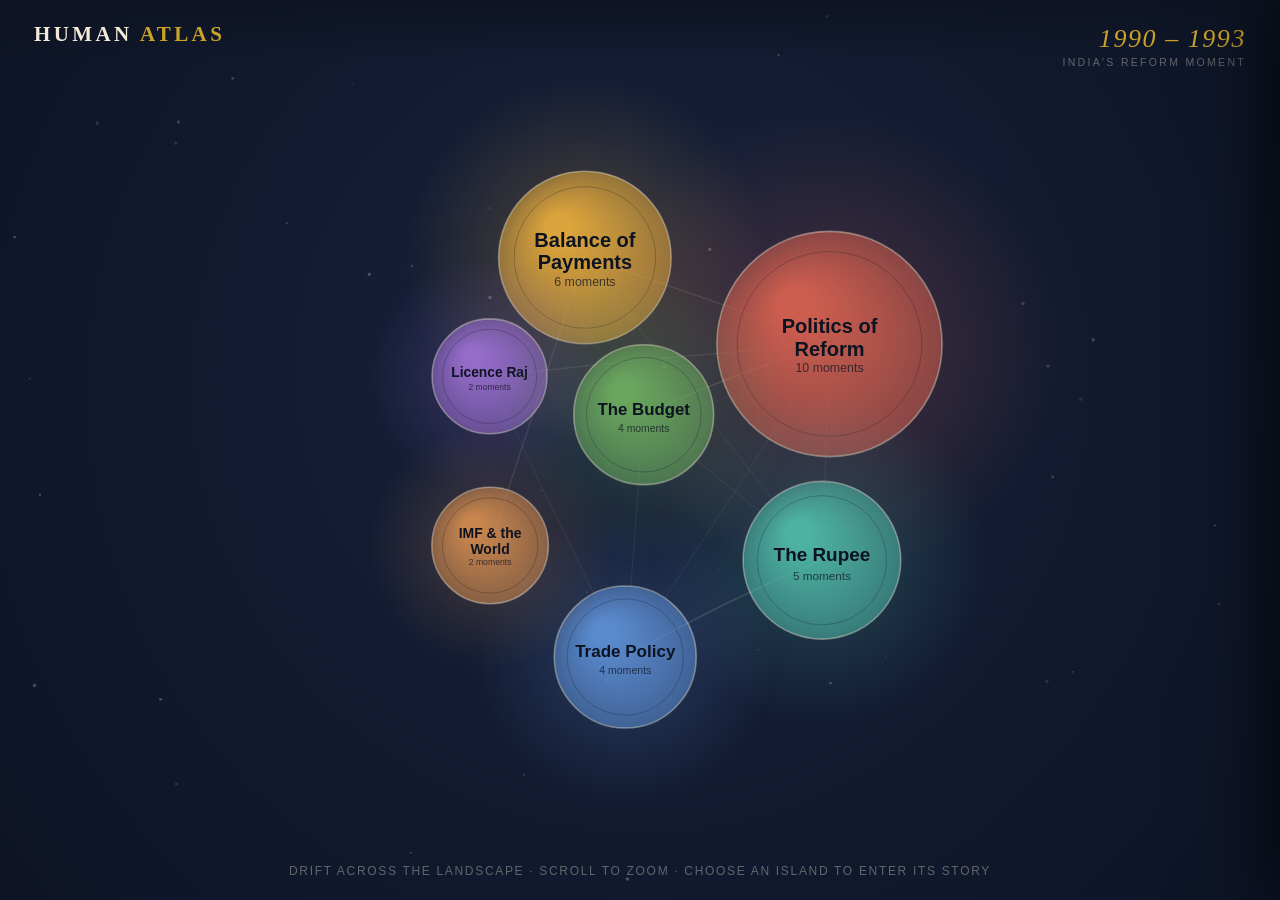
<file: human-atlas/index.html>
<!DOCTYPE html>
<html lang="en">
<head>
<meta charset="UTF-8">
<meta name="viewport" content="width=device-width, initial-scale=1.0">
<title>Human Atlas — 1991: The Reform Story</title>
<style>
  :root {
    --ink: #0d1321;
    --ink-2: #141c30;
    --parchment: #f3ead7;
    --gold: #c9a227;
    --gold-soft: rgba(201,162,39,0.55);
    --text: #e8e2d0;
    --text-dim: rgba(232,226,208,0.62);
    --text-faint: rgba(232,226,208,0.38);
    --card: rgba(20,28,48,0.92);
    --hairline: rgba(232,226,208,0.14);
    --serif: "Iowan Old Style", "Palatino Linotype", Palatino, Georgia, serif;
    --sans: "Avenir Next", "Helvetica Neue", Arial, sans-serif;
  }
  * { margin: 0; padding: 0; box-sizing: border-box; }
  html, body { height: 100%; overflow: hidden; background: var(--ink); color: var(--text); font-family: var(--serif); }

  #stage { position: fixed; inset: 0; cursor: grab; display: block; }
  #stage.dragging { cursor: grabbing; }
  #stage.pointing { cursor: pointer; }

  /* ---------- chrome ---------- */
  #masthead {
    position: fixed; top: 0; left: 0; right: 0; z-index: 30;
    display: flex; align-items: baseline; gap: 18px;
    padding: 22px 34px 14px;
    pointer-events: none;
    background: linear-gradient(to bottom, rgba(13,19,33,0.92), rgba(13,19,33,0));
  }
  #masthead h1 {
    font-size: 21px; font-weight: 600; letter-spacing: 0.16em; text-transform: uppercase;
    color: var(--parchment); pointer-events: auto; cursor: pointer; white-space: nowrap;
  }
  #masthead h1 span { color: var(--gold); }
  #crumb { font-family: var(--sans); font-size: 12.5px; letter-spacing: 0.08em; color: var(--text-dim); pointer-events: auto; }
  #crumb b { color: var(--gold); font-weight: 600; }
  #crumb .link { cursor: pointer; text-decoration: none; border-bottom: 1px dotted var(--text-faint); }
  #crumb .link:hover { color: var(--parchment); }

  #hint {
    position: fixed; bottom: 22px; left: 0; right: 0; z-index: 25; text-align: center;
    font-family: var(--sans); font-size: 12px; letter-spacing: 0.14em; text-transform: uppercase;
    color: var(--text-faint); pointer-events: none; transition: opacity 0.6s;
  }

  #era-badge {
    position: fixed; top: 24px; right: 34px; z-index: 30; text-align: right; pointer-events: none;
  }
  #era-badge .era-years { font-size: 26px; color: var(--gold); letter-spacing: 0.06em; font-style: italic; }
  #era-badge .era-sub { font-family: var(--sans); font-size: 10.5px; letter-spacing: 0.22em; text-transform: uppercase; color: var(--text-faint); margin-top: 2px; }

  /* topic-view action bar */
  #topic-actions {
    position: fixed; bottom: 56px; left: 0; right: 0; z-index: 26;
    display: none; justify-content: center; gap: 14px;
  }
  .btn {
    font-family: var(--sans); font-size: 12.5px; letter-spacing: 0.14em; text-transform: uppercase;
    color: var(--parchment); background: rgba(20,28,48,0.85); border: 1px solid var(--hairline);
    padding: 11px 22px; border-radius: 999px; cursor: pointer; transition: all 0.25s; backdrop-filter: blur(6px);
  }
  .btn:hover { border-color: var(--gold-soft); color: var(--gold); transform: translateY(-1px); }
  .btn.primary { background: var(--gold); color: var(--ink); border-color: var(--gold); font-weight: 600; }
  .btn.primary:hover { background: #dcb52f; color: var(--ink); }

  /* ---------- hover tooltip ---------- */
  #tip {
    position: fixed; z-index: 40; pointer-events: none; opacity: 0; transition: opacity 0.15s;
    background: var(--card); border: 1px solid var(--hairline); border-radius: 10px;
    padding: 10px 14px; max-width: 280px; backdrop-filter: blur(8px);
    box-shadow: 0 14px 40px rgba(0,0,0,0.5);
  }
  #tip .t-title { font-size: 15px; color: var(--parchment); }
  #tip .t-sub { font-family: var(--sans); font-size: 11px; letter-spacing: 0.06em; color: var(--text-dim); margin-top: 3px; }

  /* ---------- panels (person / event) ---------- */
  .panel {
    position: fixed; top: 0; right: 0; bottom: 0; width: min(620px, 94vw); z-index: 50;
    background: linear-gradient(160deg, #131a2e 0%, #0e1424 100%);
    border-left: 1px solid var(--hairline);
    box-shadow: -30px 0 80px rgba(0,0,0,0.55);
    transform: translateX(105%); transition: transform 0.45s cubic-bezier(0.22,1,0.36,1);
    overflow-y: auto; overscroll-behavior: contain;
  }
  .panel.open { transform: translateX(0); }
  .panel::-webkit-scrollbar { width: 6px; }
  .panel::-webkit-scrollbar-thumb { background: rgba(232,226,208,0.18); border-radius: 3px; }

  .panel-close {
    position: sticky; top: 0; z-index: 5; display: flex; justify-content: space-between; align-items: center;
    padding: 16px 26px; background: linear-gradient(to bottom, rgba(14,20,36,0.97), rgba(14,20,36,0.85));
    backdrop-filter: blur(10px); border-bottom: 1px solid var(--hairline);
  }
  .panel-close .x {
    cursor: pointer; font-family: var(--sans); font-size: 12px; letter-spacing: 0.14em;
    text-transform: uppercase; color: var(--text-dim); border: 1px solid var(--hairline);
    border-radius: 999px; padding: 7px 16px; transition: all 0.2s; background: none;
  }
  .panel-close .x:hover { color: var(--gold); border-color: var(--gold-soft); }
  .panel-kicker { font-family: var(--sans); font-size: 10.5px; letter-spacing: 0.24em; text-transform: uppercase; color: var(--gold); }

  .panel-body { padding: 30px 34px 70px; }

  /* person view */
  .person-head { display: flex; gap: 20px; align-items: center; margin-bottom: 8px; }
  .avatar {
    width: 74px; height: 74px; border-radius: 50%; flex-shrink: 0;
    display: flex; align-items: center; justify-content: center;
    font-size: 26px; color: var(--ink); font-weight: 600; font-family: var(--sans);
    border: 2px solid rgba(232,226,208,0.35); box-shadow: 0 6px 24px rgba(0,0,0,0.4);
  }
  .person-head h2 { font-size: 30px; font-weight: 600; color: var(--parchment); line-height: 1.1; }
  .person-head .role { font-family: var(--sans); font-size: 12.5px; color: var(--text-dim); margin-top: 5px; letter-spacing: 0.04em; }
  .person-bio { font-size: 15.5px; line-height: 1.65; color: var(--text-dim); margin: 18px 0 10px; font-style: italic; }

  .tl-context {
    font-family: var(--sans); font-size: 11.5px; letter-spacing: 0.1em; text-transform: uppercase;
    color: var(--text-faint); margin: 26px 0 6px; display: flex; align-items: center; gap: 10px;
  }
  .tl-context::after { content: ""; flex: 1; height: 1px; background: var(--hairline); }

  /* timeline */
  .timeline { position: relative; margin-top: 8px; padding-left: 28px; }
  .timeline::before { content: ""; position: absolute; left: 7px; top: 8px; bottom: 8px; width: 1px; background: linear-gradient(to bottom, var(--gold-soft), rgba(201,162,39,0.08)); }
  .tl-year { position: relative; font-size: 34px; font-style: italic; color: var(--gold); margin: 30px 0 14px; }
  .tl-year:first-child { margin-top: 14px; }
  .tl-year::before { content: ""; position: absolute; left: -26px; top: 50%; width: 11px; height: 11px; border-radius: 50%; background: var(--gold); transform: translateY(-50%); box-shadow: 0 0 0 4px rgba(201,162,39,0.18); }

  .story-card {
    position: relative; background: var(--card); border: 1px solid var(--hairline); border-radius: 14px;
    padding: 20px 22px; margin-bottom: 16px; cursor: pointer; transition: all 0.25s;
  }
  .story-card::before { content: ""; position: absolute; left: -25px; top: 28px; width: 7px; height: 7px; border-radius: 50%; background: var(--text-faint); }
  .story-card:hover { border-color: var(--gold-soft); transform: translateX(4px); }
  .story-card .sc-date { font-family: var(--sans); font-size: 11px; letter-spacing: 0.18em; text-transform: uppercase; color: var(--gold); margin-bottom: 6px; }
  .story-card h3 { font-size: 19px; font-weight: 600; color: var(--parchment); line-height: 1.25; }
  .story-card .sc-sum { font-size: 14.5px; line-height: 1.6; color: var(--text-dim); margin-top: 8px; }
  .story-card .sc-meta { display: flex; flex-wrap: wrap; gap: 6px; margin-top: 13px; }

  .chip {
    font-family: var(--sans); font-size: 11px; letter-spacing: 0.04em; padding: 4px 11px;
    border-radius: 999px; border: 1px solid var(--hairline); color: var(--text-dim);
    cursor: pointer; transition: all 0.2s; background: rgba(232,226,208,0.04);
  }
  .chip:hover { color: var(--parchment); border-color: var(--gold-soft); }
  .chip.topic-chip { border-style: solid; }
  .chip .dot { display: inline-block; width: 7px; height: 7px; border-radius: 50%; margin-right: 6px; vertical-align: 1px; }

  /* event view */
  .ev-date { font-family: var(--sans); font-size: 12px; letter-spacing: 0.22em; text-transform: uppercase; color: var(--gold); margin-bottom: 12px; }
  .ev-title { font-size: 34px; line-height: 1.13; font-weight: 600; color: var(--parchment); margin-bottom: 18px; }
  .ev-summary { font-size: 17px; line-height: 1.7; color: var(--text); }
  .ev-summary::first-letter { font-size: 290%; float: left; line-height: 0.82; padding: 6px 10px 0 0; color: var(--gold); font-style: italic; }
  .ev-section { margin-top: 30px; }
  .ev-section h4 { font-family: var(--sans); font-size: 11px; letter-spacing: 0.22em; text-transform: uppercase; color: var(--text-faint); margin-bottom: 12px; display: flex; align-items: center; gap: 10px; }
  .ev-section h4::after { content: ""; flex: 1; height: 1px; background: var(--hairline); }

  .people-row { display: flex; flex-wrap: wrap; gap: 12px; }
  .person-pill {
    display: flex; align-items: center; gap: 10px; padding: 7px 16px 7px 8px;
    background: rgba(232,226,208,0.05); border: 1px solid var(--hairline); border-radius: 999px;
    cursor: pointer; transition: all 0.2s;
  }
  .person-pill:hover { border-color: var(--gold-soft); background: rgba(201,162,39,0.08); }
  .person-pill .avatar { width: 32px; height: 32px; font-size: 12.5px; border-width: 1px; box-shadow: none; }
  .person-pill .pp-name { font-size: 14px; color: var(--parchment); }
  .person-pill .pp-role { font-family: var(--sans); font-size: 10.5px; color: var(--text-faint); display: block; }

  .conn-grid { display: grid; grid-template-columns: 1fr 1fr; gap: 14px; }
  .conn-col h5 { font-size: 13px; font-style: italic; color: var(--gold); margin-bottom: 10px; font-weight: 500; }
  .conn-card {
    background: rgba(232,226,208,0.04); border: 1px solid var(--hairline); border-radius: 10px;
    padding: 12px 14px; margin-bottom: 10px; cursor: pointer; transition: all 0.2s;
  }
  .conn-card:hover { border-color: var(--gold-soft); }
  .conn-card .cc-date { font-family: var(--sans); font-size: 10px; letter-spacing: 0.14em; text-transform: uppercase; color: var(--text-faint); }
  .conn-card .cc-title { font-size: 14px; color: var(--parchment); margin-top: 3px; line-height: 1.3; }
  .conn-empty { font-size: 13px; font-style: italic; color: var(--text-faint); padding: 8px 2px; }

  .doc-link {
    display: flex; align-items: center; gap: 10px; padding: 10px 14px; margin-bottom: 8px;
    border: 1px dashed var(--hairline); border-radius: 10px; font-family: var(--sans);
    font-size: 13px; color: var(--text-dim); cursor: pointer; transition: all 0.2s;
  }
  .doc-link:hover { color: var(--gold); border-color: var(--gold-soft); }
  .doc-link .ico { font-size: 15px; }

  /* ---------- story mode ---------- */
  #story {
    position: fixed; inset: 0; z-index: 80; background: radial-gradient(ellipse at 50% 30%, #1a2340 0%, #0a0f1d 75%);
    display: none; flex-direction: column;
  }
  #story.open { display: flex; }
  #story-top { display: flex; justify-content: space-between; align-items: center; padding: 26px 40px 0; }
  #story-kicker { font-family: var(--sans); font-size: 11px; letter-spacing: 0.28em; text-transform: uppercase; color: var(--gold); }
  #story-exit { cursor: pointer; font-family: var(--sans); font-size: 12px; letter-spacing: 0.14em; text-transform: uppercase; color: var(--text-dim); border: 1px solid var(--hairline); border-radius: 999px; padding: 8px 18px; background: none; transition: all 0.2s; }
  #story-exit:hover { color: var(--gold); border-color: var(--gold-soft); }

  #story-stage { flex: 1; display: flex; align-items: center; justify-content: center; padding: 20px 7vw; position: relative; }
  .story-slide { max-width: 760px; text-align: center; animation: slideIn 0.7s cubic-bezier(0.22,1,0.36,1); }
  @keyframes slideIn { from { opacity: 0; transform: translateY(26px); } to { opacity: 1; transform: none; } }
  .ss-act { font-family: var(--sans); font-size: 11.5px; letter-spacing: 0.32em; text-transform: uppercase; color: var(--gold); margin-bottom: 22px; }
  .ss-date { font-size: 19px; font-style: italic; color: var(--text-dim); margin-bottom: 14px; }
  .ss-title { font-size: clamp(30px, 4.6vw, 52px); line-height: 1.12; font-weight: 600; color: var(--parchment); margin-bottom: 26px; }
  .ss-body { font-size: clamp(16px, 1.5vw, 19.5px); line-height: 1.75; color: var(--text-dim); }
  .ss-people { display: flex; justify-content: center; gap: 14px; margin-top: 34px; flex-wrap: wrap; }
  .ss-people .avatar { width: 52px; height: 52px; font-size: 18px; }
  .ss-people .sp { text-align: center; width: 86px; }
  .ss-people .sp .spn { font-family: var(--sans); font-size: 10.5px; color: var(--text-faint); margin-top: 7px; line-height: 1.3; }

  #story-nav { display: flex; align-items: center; gap: 22px; justify-content: center; padding: 0 40px 34px; }
  .snav-btn { cursor: pointer; background: none; border: 1px solid var(--hairline); color: var(--text-dim); width: 46px; height: 46px; border-radius: 50%; font-size: 17px; transition: all 0.2s; }
  .snav-btn:hover:not(:disabled) { color: var(--gold); border-color: var(--gold-soft); }
  .snav-btn:disabled { opacity: 0.25; cursor: default; }
  #story-progress { display: flex; gap: 7px; }
  #story-progress .pip { width: 26px; height: 3px; border-radius: 2px; background: rgba(232,226,208,0.15); cursor: pointer; transition: background 0.3s; }
  #story-progress .pip.done { background: var(--gold-soft); }
  #story-progress .pip.now { background: var(--gold); }

  #veil { position: fixed; inset: 0; z-index: 45; background: rgba(8,12,22,0.45); opacity: 0; pointer-events: none; transition: opacity 0.4s; }
  #veil.on { opacity: 1; pointer-events: auto; }

  @media (max-width: 720px) {
    #masthead { padding: 16px 18px 10px; flex-wrap: wrap; gap: 8px; }
    #era-badge { display: none; }
    .panel-body { padding: 24px 20px 60px; }
    .conn-grid { grid-template-columns: 1fr; }
  }
</style>
</head>
<body>

<canvas id="stage"></canvas>

<header id="masthead">
  <h1 onclick="goAtlas()">Human <span>Atlas</span></h1>
  <div id="crumb"></div>
</header>

<div id="era-badge">
  <div class="era-years">1990 – 1993</div>
  <div class="era-sub">India's Reform Moment</div>
</div>

<div id="hint">Drift across the landscape · scroll to zoom · choose an island to enter its story</div>

<div id="topic-actions">
  <button class="btn" onclick="goAtlas()">← Back to Atlas</button>
  <button class="btn primary" id="play-story-btn">▶ &nbsp;Play Story</button>
</div>

<div id="tip"><div class="t-title"></div><div class="t-sub"></div></div>

<div id="veil" onclick="closePanels()"></div>

<aside class="panel" id="person-panel">
  <div class="panel-close">
    <span class="panel-kicker">Biography · Timeline</span>
    <button class="x" onclick="closePanels()">Close ✕</button>
  </div>
  <div class="panel-body" id="person-body"></div>
</aside>

<aside class="panel" id="event-panel">
  <div class="panel-close">
    <span class="panel-kicker">Moment in Time</span>
    <button class="x" onclick="closePanels()">Close ✕</button>
  </div>
  <div class="panel-body" id="event-body"></div>
</aside>

<div id="story">
  <div id="story-top">
    <span id="story-kicker"></span>
    <button id="story-exit" onclick="exitStory()">Exit Story ✕</button>
  </div>
  <div id="story-stage"></div>
  <div id="story-nav">
    <button class="snav-btn" id="snav-prev" onclick="storyStep(-1)">←</button>
    <div id="story-progress"></div>
    <button class="snav-btn" id="snav-next" onclick="storyStep(1)">→</button>
  </div>
</div>

<script>
/* =====================================================================
   DATA — the 1991 Indian economic reform story
   ===================================================================== */

const PEOPLE = [
  { id:"rao",     name:"P. V. Narasimha Rao", role:"Prime Minister, 1991–96", bio:"A scholar-politician on the verge of retirement when fate handed him the prime ministership. He gave his reformers political cover and absorbed the heat — reform by stealth, conviction held quietly." },
  { id:"singh",   name:"Manmohan Singh", role:"Finance Minister, 1991–96", bio:"The soft-spoken economist who told Parliament that no power on earth could stop an idea whose time had come. He turned a balance-of-payments emergency into a generational turning point." },
  { id:"rangarajan", name:"C. Rangarajan", role:"Deputy Governor, RBI", bio:"The central banker who executed the two-step devaluation. When Delhi wavered before the second step, he answered the Prime Minister's office with three words: 'I have jumped.'" },
  { id:"venkitaramanan", name:"S. Venkitaramanan", role:"Governor, RBI", bio:"Steered the Reserve Bank through the darkest weeks of the crisis — including the decision to pledge the nation's gold abroad to avoid default." },
  { id:"montek",  name:"Montek Singh Ahluwalia", role:"Commerce Secretary", bio:"Author of the secret 'M Document' that sketched the whole reform blueprint a year before the crisis broke. The intellectual quartermaster of 1991." },
  { id:"chidambaram", name:"P. Chidambaram", role:"Commerce Minister", bio:"Announced the trade reforms within days of the new government taking office — dismantling export subsidies and import licensing in one stroke." },
  { id:"anverma", name:"A. N. Verma", role:"Principal Secretary to the PM", bio:"The quiet enforcer inside the PMO who drove the new industrial policy through a sceptical bureaucracy in barely four weeks." },
  { id:"rakesh",  name:"Rakesh Mohan", role:"Economic Adviser, Industry Ministry", bio:"Drafted the New Industrial Policy that abolished licensing — a document he had been refining, unloved, for years before its moment arrived." },
  { id:"sinha",   name:"Yashwant Sinha", role:"Finance Minister, 1990–91", bio:"Finance minister of the short-lived Chandra Shekhar government. Prepared a reformist budget he never got to present — and authorised the first gold pledge." },
  { id:"chandrashekhar", name:"Chandra Shekhar", role:"Prime Minister, 1990–91", bio:"Led a minority government through the worst months of the crisis. His government took the politically radioactive decision to ship gold abroad." },
  { id:"jairam",  name:"Jairam Ramesh", role:"Aide, Prime Minister's Office", bio:"The young aide who carried drafts between the PMO and North Block in the frantic weeks of June–July 1991, helping shape the budget speech's famous closing lines." },
  { id:"igpatel", name:"I. G. Patel", role:"Economist; former RBI Governor", bio:"Rao's first choice for finance minister. He declined — and suggested the job go to a quiet Sikh economist then chairing the UGC." },
];

const TOPICS = [
  { id:"bop",       name:"Balance of Payments", color:"#e3a93c", description:"India's foreign reserves collapsed to barely two weeks of imports. The story of how a proud nation came within days of default — and the desperate measures that bought it time." },
  { id:"politics",  name:"Politics of Reform", color:"#d4604f", description:"Reform was never just economics. Governments fell, a leader was assassinated, and an accidental Prime Minister found the will to change course — by stealth where necessary." },
  { id:"rupee",     name:"The Rupee", color:"#4fb8a8", description:"Two devaluations in three days — the 'hop, skip and jump' — began the rupee's long walk from a fixed administered rate to market-determined convertibility." },
  { id:"trade",     name:"Trade Policy", color:"#5d8fd4", description:"From export subsidies and import licences to Eximscrips and open general licensing: the dismantling of four decades of trade control, announced within days of the new government." },
  { id:"industry",  name:"Licence Raj", color:"#9a6fd0", description:"For forty years, an Indian entrepreneur needed the state's permission to produce. On a single July day in 1991, most of that machinery was switched off." },
  { id:"budget",    name:"The Budget", color:"#6cab5f", description:"The Union Budget of 24 July 1991 — fiscal correction, a new exchange-rate philosophy, and a closing line borrowed from Victor Hugo that became the epigraph of a new India." },
  { id:"imf",       name:"IMF & the World", color:"#d08a4e", description:"Negotiating with the IMF while gold flew to London: how India used conditionality as cover, took the money, and then outran the programme." },
];

const EVENTS = [
  { id:"e1", title:"The 'M Document' circulates", date:"1990-06-15", display:"June 1990",
    summary:"A year before the crisis broke, Montek Singh Ahluwalia quietly circulated an unsigned paper in V. P. Singh's PMO proposing sweeping liberalisation — industrial delicensing, trade reform, exchange-rate change. Leaked to the press, it was denounced and shelved. But the blueprint now existed, waiting for its moment.",
    people:["montek"], topics:["politics","industry","trade"],
    docs:["'Towards a Restructuring of Industrial, Trade and Fiscal Policies' (the M Document)"] },

  { id:"e2", title:"Gulf War oil shock hits the reserves", date:"1990-08-02", display:"August 1990",
    summary:"Iraq invaded Kuwait and oil prices doubled. India's import bill ballooned just as remittances from Gulf workers collapsed and 100,000 Indians had to be airlifted home. The slow leak in the balance of payments became a rupture.",
    people:["venkitaramanan","sinha"], topics:["bop"],
    docs:["RBI Annual Report 1990–91, external sector review"] },

  { id:"e3", title:"Chandra Shekhar's government falls", date:"1991-03-06", display:"6 March 1991",
    summary:"Congress withdrew support over a trivial pretext, and the minority government collapsed before Yashwant Sinha could present his budget — a budget that, by his own account, contained much of the reform programme. India went to elections with an empty treasury and a caretaker government.",
    people:["chandrashekhar","sinha"], topics:["politics","budget"],
    docs:["Yashwant Sinha, 'Confessions of a Swadeshi Reformer' (memoir)"] },

  { id:"e4", title:"The first gold pledge", date:"1991-05-16", display:"May 1991",
    summary:"With reserves below $1 billion, the caretaker government authorised the State Bank of India to lease 20 tonnes of confiscated gold to UBS in Switzerland, raising $200 million. The decision was so sensitive it was kept from the public in the middle of an election campaign.",
    people:["chandrashekhar","sinha","venkitaramanan"], topics:["bop","politics"],
    docs:["SBI–UBS gold lease arrangement, May 1991"] },

  { id:"e5", title:"Rajiv Gandhi assassinated", date:"1991-05-21", display:"21 May 1991",
    summary:"Midway through the election, Rajiv Gandhi was assassinated at Sriperumbudur. The tragedy reshaped the election, returned Congress as the largest party, and put the leadership question to a man who had already packed his books for retirement: P. V. Narasimha Rao.",
    people:["rao"], topics:["politics"],
    docs:[] },

  { id:"e6", title:"Narasimha Rao sworn in as Prime Minister", date:"1991-06-21", display:"21 June 1991",
    summary:"Heading a minority government in the middle of an external payments emergency, Rao made economic crisis management his first priority. His government would have perhaps ninety days of political grace — and he intended to spend them.",
    people:["rao","anverma"], topics:["politics"],
    docs:[] },

  { id:"e7", title:"Manmohan Singh becomes Finance Minister", date:"1991-06-21", display:"21 June 1991",
    summary:"Rao first offered the finance ministry to I. G. Patel, who declined and pointed to Manmohan Singh. Woken from jet-lagged sleep, Singh did not believe the offer was real until the swearing-in. Rao's instruction was simple: the economics would be Singh's, the politics would be Rao's.",
    people:["rao","singh","igpatel"], topics:["politics","budget"],
    docs:[] },

  { id:"e8", title:"Devaluation — the 'hop'", date:"1991-07-01", display:"1 July 1991",
    summary:"The RBI devalued the rupee by about 9% against major currencies. Officially a 'downward adjustment', it was the first step of a pre-planned two-step move — small enough to test the political waters, deliberate enough to signal that the old exchange-rate regime was ending.",
    people:["singh","rangarajan","venkitaramanan"], topics:["rupee","bop"],
    docs:["RBI press release, 1 July 1991"] },

  { id:"e9", title:"Devaluation — 'I have jumped'", date:"1991-07-03", display:"3 July 1991",
    summary:"Political nerves frayed after the first step, and the PMO tried to pause the second. When Manmohan Singh called Rangarajan at the RBI to ask if the move could still be stopped, the Deputy Governor replied: 'I have jumped.' The rupee fell a further 11%. The two-step 'hop, skip and jump' was complete.",
    people:["singh","rangarajan","rao"], topics:["rupee","politics"],
    docs:["C. Rangarajan, recollections of July 1991"] },

  { id:"e10", title:"Gold airlifted to the Bank of England", date:"1991-07-07", display:"July 1991",
    summary:"In four secret shipments, 47 tonnes of RBI gold flew from Bombay to London as collateral for a $400 million loan. A van breaking down en route to the airport nearly exposed the operation. When the story broke, the image of the nation's gold leaving its shores became the crisis's defining symbol — and reform's strongest argument.",
    people:["venkitaramanan","rangarajan"], topics:["bop","politics"],
    docs:["RBI–Bank of England collateral arrangement, July 1991"] },

  { id:"e11", title:"Trade policy reform announced", date:"1991-07-04", display:"4 July 1991",
    summary:"Commerce Minister P. Chidambaram, working from Montek Ahluwalia's drafts, scrapped cash compensatory support for exports and replaced import licensing with tradeable Eximscrips. Conceived as a bridge to a market-determined exchange rate, it ended the licence-permit regime in trade within two weeks of the government taking office.",
    people:["chidambaram","montek","singh"], topics:["trade","rupee"],
    docs:["Trade Policy reform statement, 4 July 1991"] },

  { id:"e12", title:"The New Industrial Policy abolishes the Licence Raj", date:"1991-07-24", display:"24 July 1991 — morning",
    summary:"Hours before the budget, a brief Statement on Industrial Policy abolished industrial licensing for all but 18 industries, ended the MRTP size restrictions, and opened most sectors to foreign investment. Drafted by Rakesh Mohan and pushed through cabinet by A. N. Verma, it was deliberately scheduled in the budget's shadow — revolution smuggled in as routine.",
    people:["rao","anverma","rakesh"], topics:["industry","politics"],
    docs:["Statement on Industrial Policy, 24 July 1991"] },

  { id:"e13", title:"The Budget: 'an idea whose time has come'", date:"1991-07-24", display:"24 July 1991 — evening",
    summary:"Manmohan Singh's budget slashed the fiscal deficit, cut export subsidies, raised nothing untouchable, and reframed the crisis as opportunity. He closed quoting Victor Hugo: 'No power on earth can stop an idea whose time has come.' India's emergence as a major economic power, he told Parliament, was one such idea.",
    people:["singh","rao","jairam"], topics:["budget","politics"],
    docs:["Union Budget Speech 1991–92, 24 July 1991"] },

  { id:"e14", title:"IMF stand-by arrangement approved", date:"1991-10-31", display:"October 1991",
    summary:"The IMF approved a $2.2 billion stand-by arrangement, following earlier emergency drawings. The conditionality largely tracked what the reformers wanted to do anyway — Delhi used the Fund as external discipline and political shield, then exited the programme early as reserves recovered.",
    people:["singh","montek","venkitaramanan"], topics:["imf","bop"],
    docs:["IMF Stand-By Arrangement for India, October 1991"] },

  { id:"e15", title:"LERMS: the dual exchange rate", date:"1992-02-29", display:"February 1992",
    summary:"The 1992 budget introduced the Liberalised Exchange Rate Management System — 40% of export earnings surrendered at the official rate, 60% converted at the market rate. A deliberately temporary half-way house designed to teach the economy to live with a market-priced rupee.",
    people:["singh","rangarajan"], topics:["rupee","trade","budget"],
    docs:["Union Budget 1992–93; RBI LERMS circular"] },

  { id:"e16", title:"The rupee floats on the trade account", date:"1993-03-01", display:"March 1993",
    summary:"LERMS was wound up and the exchange rate unified at the market rate. Eighteen months after a forced devaluation carried out in fear, India had a market-determined rupee adopted in confidence — the crisis instrument had become the architecture.",
    people:["rangarajan","singh"], topics:["rupee","trade"],
    docs:["RBI announcement on unified exchange rate, March 1993"] },

  { id:"e17", title:"Reserves cross $10 billion — the crisis is over", date:"1993-12-15", display:"December 1993",
    summary:"Foreign currency reserves, under $1 billion in mid-1991, crossed $10 billion. India repurchased its IMF drawings ahead of schedule and the pledged gold came home. The emergency had ended; the argument it settled — that India could grow through openness — was just beginning.",
    people:["singh","rangarajan","montek"], topics:["bop","imf"],
    docs:["RBI Weekly Statistical Supplement, December 1993"] },
];

/* =====================================================================
   DERIVED INDICES
   ===================================================================== */
const personById = Object.fromEntries(PEOPLE.map(p=>[p.id,p]));
const topicById  = Object.fromEntries(TOPICS.map(t=>[t.id,t]));
const eventById  = Object.fromEntries(EVENTS.map(e=>[e.id,e]));
EVENTS.sort((a,b)=> a.date.localeCompare(b.date));

const topicEvents = {};   // topicId -> events sorted by date
TOPICS.forEach(t => topicEvents[t.id] = EVENTS.filter(e=>e.topics.includes(t.id)));
const personEvents = {};  // personId -> events
PEOPLE.forEach(p => personEvents[p.id] = EVENTS.filter(e=>e.people.includes(p.id)));

// topic-topic shared event weights
const topicLinks = [];
for (let i=0;i<TOPICS.length;i++) for (let j=i+1;j<TOPICS.length;j++) {
  const shared = EVENTS.filter(e=>e.topics.includes(TOPICS[i].id)&&e.topics.includes(TOPICS[j].id)).length;
  if (shared>0) topicLinks.push({a:TOPICS[i].id, b:TOPICS[j].id, w:shared});
}
// person involvement per topic
function topicPeople(tid){
  const counts = {};
  topicEvents[tid].forEach(e=>e.people.forEach(p=>counts[p]=(counts[p]||0)+1));
  return Object.entries(counts).map(([pid,c])=>({person:personById[pid], count:c}))
    .sort((a,b)=>b.count-a.count);
}

function initials(name){
  const parts = name.replace(/\./g,'').split(/\s+/).filter(w=>w.length>0);
  if (parts.length===1) return parts[0].slice(0,2).toUpperCase();
  return (parts[0][0]+parts[parts.length-1][0]).toUpperCase();
}
function personHue(p){ let h=0; for(const ch of p.id) h=(h*31+ch.charCodeAt(0))%360; return h; }
function avatarStyle(p){ const h=personHue(p); return `background: linear-gradient(135deg, hsl(${h},42%,72%), hsl(${(h+40)%360},48%,52%))`; }
function fmtDate(e){ return e.display; }
function esc(s){ return s.replace(/&/g,"&amp;").replace(/</g,"&lt;"); }

/* =====================================================================
   CANVAS — physics landscape (atlas + topic constellation)
   ===================================================================== */
const canvas = document.getElementById('stage');
const ctx = canvas.getContext('2d');
let W=0, H=0, DPR=Math.min(2, window.devicePixelRatio||1);
function resize(){ W=innerWidth; H=innerHeight; canvas.width=W*DPR; canvas.height=H*DPR; canvas.style.width=W+'px'; canvas.style.height=H+'px'; }
addEventListener('resize', resize); resize();

const cam = { x:0, y:0, z:1, tx:0, ty:0, tz:1 };
let mode = 'atlas';          // 'atlas' | 'topic'
let currentTopic = null;
let nodes = [];              // active physics nodes
let links = [];              // active links
let hoverNode = null;
let dragNode = null, panning=false, lastMx=0, lastMy=0, downX=0, downY=0, moved=false;
let t0 = performance.now();

// background starfield (fixed in world space)
const stars = Array.from({length:170}, (_,i)=>({
  x:(Math.sin(i*127.1)*43758.5453)%1*2400-1200,
  y:(Math.sin(i*311.7)*12543.987)%1*1600-800,
  r:0.5+Math.abs(Math.sin(i*7.3))*1.3,
  ph:i*0.7
}));

function makeAtlasNodes(){
  mode='atlas'; currentTopic=null;
  const maxEv = Math.max(...TOPICS.map(t=>topicEvents[t.id].length));
  nodes = TOPICS.map((t,i)=>{
    const ang = (i/TOPICS.length)*Math.PI*2 - Math.PI/2;
    const evn = topicEvents[t.id].length;
    const ppl = topicPeople(t.id).length;
    const significance = evn + ppl*0.5;
    const R = 46 + 64*(evn/maxEv);
    return {
      kind:'topic', ref:t, id:t.id,
      x: Math.cos(ang)*300 + (Math.sin(i*99)*40), y: Math.sin(ang)*210 + (Math.cos(i*57)*30),
      vx:0, vy:0, r:R, baseR:R, phase:i*1.37, sig:significance
    };
  });
  links = topicLinks.map(l=>({a:nodes.find(n=>n.id===l.a), b:nodes.find(n=>n.id===l.b), w:l.w, kind:'tt'}));
  cam.tx=0; cam.ty=0; cam.tz=1;
  document.getElementById('topic-actions').style.display='none';
  setCrumb('');
  setHint('Drift across the landscape · scroll to zoom · choose an island to enter its story');
}

function makeTopicNodes(tid){
  mode='topic'; currentTopic = topicById[tid];
  const ppl = topicPeople(tid);
  const maxC = Math.max(...ppl.map(p=>p.count));
  const center = { kind:'topicCenter', ref:currentTopic, id:tid, x:0, y:0, vx:0, vy:0, r:92, phase:0, fixed:true };
  const orbiters = ppl.map((pc,i)=>{
    const ang = (i/ppl.length)*Math.PI*2 - Math.PI/2 + 0.35;
    const ringR = 185 + (maxC - pc.count) * 62;   // closer = more involved
    return {
      kind:'person', ref:pc.person, id:pc.person.id, count:pc.count,
      x: Math.cos(ang)*ringR, y: Math.sin(ang)*ringR,
      vx:0, vy:0, r: 30 + pc.count*4.5, phase:i*0.9,
      anchorAngle: ang, anchorR: ringR
    };
  });
  nodes = [center, ...orbiters];
  links = orbiters.map(o=>({a:center, b:o, w:o.count, kind:'tp'}));
  cam.tx=0; cam.ty=0; cam.tz=1;
  document.getElementById('topic-actions').style.display='flex';
  document.getElementById('play-story-btn').onclick = ()=>openStory(tid);
  setCrumb(`<span class="link" onclick="goAtlas()">Atlas</span> &nbsp;→&nbsp; <b>${currentTopic.name}</b>`);
  setHint('The closer a person floats, the deeper their part in this story · click a portrait to read their timeline');
}

function setCrumb(html){ document.getElementById('crumb').innerHTML = html; }
function setHint(s){ const h=document.getElementById('hint'); h.style.opacity=0; setTimeout(()=>{h.textContent=s; h.style.opacity=1;},350); }

function goAtlas(){ closePanels(); exitStory(); makeAtlasNodes(); }
window.goAtlas = goAtlas;

/* ---------- physics ---------- */
function physics(dt, time){
  const T = time*0.001;
  for (const n of nodes){
    if (n.fixed){ n.x*=0.85; n.y*=0.85; continue; }
    // gentle organic wander
    n.vx += Math.sin(T*0.55 + n.phase*3.1) * 1.1 * dt;
    n.vy += Math.cos(T*0.43 + n.phase*2.3) * 1.1 * dt;

    if (mode==='atlas'){
      // weak gravity to centre
      n.vx += -n.x * 0.12 * dt;
      n.vy += -n.y * 0.14 * dt;
    } else {
      // spring to orbital anchor
      const ax = Math.cos(n.anchorAngle)*n.anchorR, ay = Math.sin(n.anchorAngle)*n.anchorR;
      n.vx += (ax-n.x) * 1.7 * dt;
      n.vy += (ay-n.y) * 1.7 * dt;
      n.anchorAngle += dt*0.011*(n.phase%2?1:-1);  // slow orbital drift
    }
  }
  // pairwise repulsion / collision
  for (let i=0;i<nodes.length;i++) for (let j=i+1;j<nodes.length;j++){
    const a=nodes[i], b=nodes[j];
    let dx=b.x-a.x, dy=b.y-a.y;
    let d=Math.hypot(dx,dy)||0.01;
    const minD=a.r+b.r+26;
    if (d<minD){
      const f=(minD-d)/d * 2.6 * dt;
      const fx=dx*f, fy=dy*f;
      if(!a.fixed){a.vx-=fx; a.vy-=fy;}
      if(!b.fixed){b.vx+=fx; b.vy+=fy;}
    } else {
      const f = 5200/(d*d) * dt;
      const fx=dx/d*f, fy=dy/d*f;
      if(!a.fixed){a.vx-=fx; a.vy-=fy;}
      if(!b.fixed){b.vx+=fx; b.vy+=fy;}
    }
  }
  // link springs (atlas only — topic links handled by anchors)
  if (mode==='atlas') for (const l of links){
    const dx=l.b.x-l.a.x, dy=l.b.y-l.a.y, d=Math.hypot(dx,dy)||0.01;
    const rest = l.a.r + l.b.r + 150 - l.w*16;
    const f = (d-rest)/d * 0.5 * dt;
    l.a.vx += dx*f; l.a.vy += dy*f;
    l.b.vx -= dx*f; l.b.vy -= dy*f;
  }
  for (const n of nodes){
    if (n===dragNode || n.fixed) { n.vx=0; n.vy=0; continue; }
    n.vx *= Math.pow(0.18, dt); n.vy *= Math.pow(0.18, dt);
    n.x += n.vx*dt*60*0.016; n.y += n.vy*dt*60*0.016;
    n.x += n.vx; n.y += n.vy;
  }
}

/* ---------- drawing ---------- */
function worldToScreen(x,y){ return [ (x-cam.x)*cam.z + W/2, (y-cam.y)*cam.z + H/2 ]; }
function screenToWorld(sx,sy){ return [ (sx-W/2)/cam.z + cam.x, (sy-H/2)/cam.z + cam.y ]; }

function hexA(hex, a){
  const r=parseInt(hex.slice(1,3),16), g=parseInt(hex.slice(3,5),16), b=parseInt(hex.slice(5,7),16);
  return `rgba(${r},${g},${b},${a})`;
}

function draw(time){
  ctx.setTransform(DPR,0,0,DPR,0,0);
  // backdrop
  const bg = ctx.createRadialGradient(W/2,H*0.38,80, W/2,H/2, Math.max(W,H)*0.85);
  bg.addColorStop(0,'#16203a'); bg.addColorStop(1,'#0a0f1d');
  ctx.fillStyle=bg; ctx.fillRect(0,0,W,H);

  const T=time*0.001;
  // stars
  for (const s of stars){
    const [sx,sy]=worldToScreen(s.x*0.55 + cam.x*0.45, s.y*0.55 + cam.y*0.45);
    if(sx<-10||sx>W+10||sy<-10||sy>H+10) continue;
    const tw = 0.25+0.45*Math.abs(Math.sin(T*0.7+s.ph));
    ctx.fillStyle=`rgba(232,226,208,${tw*0.4})`;
    ctx.beginPath(); ctx.arc(sx,sy,s.r,0,7); ctx.fill();
  }

  // links
  for (const l of links){
    const [ax,ay]=worldToScreen(l.a.x,l.a.y), [bx,by]=worldToScreen(l.b.x,l.b.y);
    const hot = hoverNode && (hoverNode===l.a||hoverNode===l.b);
    const baseAlpha = l.kind==='tt' ? 0.05+l.w*0.035 : 0.10+l.w*0.04;
    ctx.strokeStyle = hot ? 'rgba(201,162,39,0.55)' : `rgba(232,226,208,${baseAlpha})`;
    ctx.lineWidth = (hot?1.6:1)*(0.6+l.w*0.35)*cam.z;
    const mx=(ax+bx)/2, my=(ay+by)/2 + Math.sin(T*0.8+l.w)*8*cam.z;
    ctx.beginPath(); ctx.moveTo(ax,ay); ctx.quadraticCurveTo(mx,my,bx,by); ctx.stroke();
    // travelling spark on hot links
    if (hot){
      const p=(T*0.35+l.w*0.17)%1;
      const qx=(1-p)*(1-p)*ax+2*(1-p)*p*mx+p*p*bx, qy=(1-p)*(1-p)*ay+2*(1-p)*p*my+p*p*by;
      ctx.fillStyle='rgba(201,162,39,0.9)';
      ctx.beginPath(); ctx.arc(qx,qy,2.4*cam.z,0,7); ctx.fill();
    }
  }

  // nodes
  for (const n of nodes){
    const [sx,sy]=worldToScreen(n.x,n.y);
    const breathe = 1 + 0.025*Math.sin(T*1.1+n.phase*4);
    const r = n.r * cam.z * breathe * (n===hoverNode?1.07:1);

    if (n.kind==='topic' || n.kind==='topicCenter'){
      const c = n.ref.color;
      // halo
      const halo = ctx.createRadialGradient(sx,sy,r*0.4, sx,sy,r*2.1);
      halo.addColorStop(0, hexA(c, n===hoverNode?0.34:0.22));
      halo.addColorStop(1, hexA(c,0));
      ctx.fillStyle=halo; ctx.beginPath(); ctx.arc(sx,sy,r*2.1,0,7); ctx.fill();
      // body
      const body = ctx.createRadialGradient(sx-r*0.3,sy-r*0.35,r*0.15, sx,sy,r);
      body.addColorStop(0, hexA(c,0.95));
      body.addColorStop(1, hexA(c,0.55));
      ctx.fillStyle=body; ctx.beginPath(); ctx.arc(sx,sy,r,0,7); ctx.fill();
      ctx.strokeStyle = n===hoverNode ? 'rgba(243,234,215,0.95)' : 'rgba(243,234,215,0.4)';
      ctx.lineWidth = 1.6*cam.z;
      ctx.beginPath(); ctx.arc(sx,sy,r,0,7); ctx.stroke();
      // inner ring detail
      ctx.strokeStyle='rgba(13,19,33,0.25)'; ctx.lineWidth=1*cam.z;
      ctx.beginPath(); ctx.arc(sx,sy,r*0.82,0,7); ctx.stroke();
      // label
      ctx.fillStyle='#0d1321';
      ctx.textAlign='center'; ctx.textBaseline='middle';
      const fs = Math.max(10, Math.min(r*0.24, 20*cam.z));
      ctx.font=`600 ${fs}px ${'"Avenir Next","Helvetica Neue",Arial,sans-serif'}`;
      wrapText(n.ref.name, sx, sy - fs*0.25, r*1.5, fs*1.12);
      ctx.font=`${Math.max(8,fs*0.62)}px "Avenir Next","Helvetica Neue",Arial,sans-serif`;
      ctx.fillStyle='rgba(13,19,33,0.72)';
      const evn=topicEvents[n.id].length;
      ctx.fillText(`${evn} moments`, sx, sy + (n.ref.name.length>14? fs*1.25: fs*0.85));
    }

    if (n.kind==='person'){
      const p=n.ref, h=personHue(p);
      // halo
      const halo = ctx.createRadialGradient(sx,sy,r*0.5, sx,sy,r*1.9);
      halo.addColorStop(0, `hsla(${h},45%,65%,${n===hoverNode?0.3:0.16})`);
      halo.addColorStop(1, `hsla(${h},45%,65%,0)`);
      ctx.fillStyle=halo; ctx.beginPath(); ctx.arc(sx,sy,r*1.9,0,7); ctx.fill();
      // portrait disc
      const body=ctx.createLinearGradient(sx-r,sy-r,sx+r,sy+r);
      body.addColorStop(0,`hsl(${h},42%,74%)`); body.addColorStop(1,`hsl(${(h+40)%360},48%,50%)`);
      ctx.fillStyle=body; ctx.beginPath(); ctx.arc(sx,sy,r,0,7); ctx.fill();
      ctx.strokeStyle= n===hoverNode ? '#f3ead7' : 'rgba(243,234,215,0.55)';
      ctx.lineWidth=(n===hoverNode?2.2:1.4)*cam.z;
      ctx.beginPath(); ctx.arc(sx,sy,r,0,7); ctx.stroke();
      // initials
      ctx.fillStyle='rgba(13,19,33,0.85)';
      ctx.textAlign='center'; ctx.textBaseline='middle';
      ctx.font=`600 ${r*0.62}px "Avenir Next","Helvetica Neue",Arial,sans-serif`;
      ctx.fillText(initials(p.name), sx, sy+1);
      // name caption
      ctx.font=`${Math.max(9,12.5*cam.z)}px "Avenir Next","Helvetica Neue",Arial,sans-serif`;
      ctx.fillStyle = n===hoverNode ? '#f3ead7' : 'rgba(232,226,208,0.78)';
      ctx.fillText(p.name, sx, sy + r + 16*cam.z);
      ctx.font=`italic ${Math.max(8,10.5*cam.z)}px Georgia,serif`;
      ctx.fillStyle='rgba(201,162,39,0.85)';
      ctx.fillText(`${n.count} moment${n.count>1?'s':''} together`, sx, sy + r + 31*cam.z);
    }
  }
}

function wrapText(text, x, y, maxW, lh){
  const words=text.split(' '); let line='', lines=[];
  for (const w of words){
    const test=line? line+' '+w : w;
    if (ctx.measureText(test).width>maxW && line){ lines.push(line); line=w; } else line=test;
  }
  lines.push(line);
  const oy = y - (lines.length-1)*lh/2;
  lines.forEach((l,i)=>ctx.fillText(l, x, oy+i*lh));
}

/* ---------- main loop ---------- */
let last=performance.now();
function frame(now){
  const dt=Math.min(0.05,(now-last)/1000); last=now;
  cam.x += (cam.tx-cam.x)*0.09; cam.y += (cam.ty-cam.y)*0.09; cam.z += (cam.tz-cam.z)*0.09;
  physics(dt, now);
  draw(now);
  requestAnimationFrame(frame);
}
requestAnimationFrame(frame);

/* ---------- interaction ---------- */
function nodeAt(sx,sy){
  const [wx,wy]=screenToWorld(sx,sy);
  for (let i=nodes.length-1;i>=0;i--){
    const n=nodes[i];
    if (Math.hypot(wx-n.x, wy-n.y) < n.r+8) return n;
  }
  return null;
}
const tip=document.getElementById('tip');

canvas.addEventListener('pointerdown', e=>{
  downX=e.clientX; downY=e.clientY; moved=false;
  const n=nodeAt(e.clientX,e.clientY);
  if (n && !n.fixed){ dragNode=n; }
  else { panning=true; canvas.classList.add('dragging'); }
  lastMx=e.clientX; lastMy=e.clientY;
  canvas.setPointerCapture(e.pointerId);
});
canvas.addEventListener('pointermove', e=>{
  const dx=e.clientX-lastMx, dy=e.clientY-lastMy;
  if (Math.hypot(e.clientX-downX, e.clientY-downY)>5) moved=true;
  if (dragNode){
    dragNode.x += dx/cam.z; dragNode.y += dy/cam.z;
    if (dragNode.anchorR!==undefined){
      dragNode.anchorAngle=Math.atan2(dragNode.y,dragNode.x);
      dragNode.anchorR=Math.max(150, Math.hypot(dragNode.x,dragNode.y));
    }
  } else if (panning){
    cam.tx -= dx/cam.z; cam.ty -= dy/cam.z;
    cam.x=cam.tx; cam.y=cam.ty;
  } else {
    const n=nodeAt(e.clientX,e.clientY);
    hoverNode=n;
    canvas.classList.toggle('pointing', !!n);
    if (n){
      tip.style.opacity=1;
      tip.style.left=Math.min(W-300, e.clientX+18)+'px';
      tip.style.top=(e.clientY+18)+'px';
      if (n.kind==='topic'||n.kind==='topicCenter'){
        tip.querySelector('.t-title').textContent=n.ref.name;
        const ppl=topicPeople(n.id).length;
        tip.querySelector('.t-sub').textContent=`${topicEvents[n.id].length} moments · ${ppl} people · ${n.kind==='topic'?'click to enter':'the heart of this story'}`;
      } else {
        tip.querySelector('.t-title').textContent=n.ref.name;
        tip.querySelector('.t-sub').textContent=`${n.ref.role} · click to read their timeline`;
      }
    } else tip.style.opacity=0;
  }
  lastMx=e.clientX; lastMy=e.clientY;
});
canvas.addEventListener('pointerup', e=>{
  canvas.classList.remove('dragging');
  if (!moved){
    const n=nodeAt(e.clientX,e.clientY);
    if (n){
      if (n.kind==='topic') makeTopicNodes(n.id);
      else if (n.kind==='person') openPerson(n.id, currentTopic ? currentTopic.id : null);
      else if (n.kind==='topicCenter') openStory(n.id);
    }
  }
  dragNode=null; panning=false;
});
canvas.addEventListener('wheel', e=>{
  e.preventDefault();
  const f = Math.exp(-e.deltaY*0.0012);
  cam.tz = Math.max(0.4, Math.min(2.6, cam.tz*f));
},{passive:false});

/* =====================================================================
   PERSON VIEW — narrative timeline
   ===================================================================== */
const veil=document.getElementById('veil');
function openPerson(pid, tid){
  const p=personById[pid];
  let evs = personEvents[pid];
  const scoped = tid && evs.some(e=>e.topics.includes(tid));
  if (scoped) evs = evs.filter(e=>e.topics.includes(tid));
  const t = tid?topicById[tid]:null;

  let html = `
    <div class="person-head">
      <div class="avatar" style="${avatarStyle(p)}">${initials(p.name)}</div>
      <div>
        <h2>${esc(p.name)}${scoped?` <span style="color:var(--text-faint)">×</span> <span style="color:${t.color}">${esc(t.name)}</span>`:''}</h2>
        <div class="role">${esc(p.role)}</div>
      </div>
    </div>
    <p class="person-bio">${esc(p.bio)}</p>`;
  if (scoped && personEvents[pid].length>evs.length){
    html += `<div style="margin-top:6px"><span class="chip" onclick="openPerson('${pid}',null)">View full timeline — ${personEvents[pid].length} moments across all topics →</span></div>`;
  }
  html += `<div class="tl-context">${scoped?`The story of ${esc(p.name.split(' ')[0])} and ${esc(t.name)}`:'A life in moments'}</div>`;
  html += `<div class="timeline">`;
  let lastYear='';
  for (const e of evs){
    const yr=e.date.slice(0,4);
    if (yr!==lastYear){ html+=`<div class="tl-year">${yr}</div>`; lastYear=yr; }
    html += storyCardHTML(e);
  }
  html += `</div>`;
  document.getElementById('person-body').innerHTML=html;
  document.getElementById('event-panel').classList.remove('open');
  document.getElementById('person-panel').classList.add('open');
  veil.classList.add('on');
}
window.openPerson=openPerson;

function storyCardHTML(e){
  const others = e.people.slice(0,4).map(pid=>{
    const pp=personById[pid];
    return `<span class="chip" onclick="event.stopPropagation();openPerson('${pid}',null)">${esc(pp.name)}</span>`;
  }).join('');
  const tchips = e.topics.map(tid=>{
    const tt=topicById[tid];
    return `<span class="chip topic-chip" onclick="event.stopPropagation();enterTopic('${tid}')"><span class="dot" style="background:${tt.color}"></span>${esc(tt.name)}</span>`;
  }).join('');
  return `<div class="story-card" onclick="openEvent('${e.id}')">
    <div class="sc-date">${fmtDate(e)}</div>
    <h3>${esc(e.title)}</h3>
    <div class="sc-sum">${esc(e.summary.length>180? e.summary.slice(0,178).replace(/\s+\S*$/,'')+'…' : e.summary)}</div>
    <div class="sc-meta">${tchips}${others}</div>
  </div>`;
}
function enterTopic(tid){ closePanels(); exitStory(); makeTopicNodes(tid); }
window.enterTopic=enterTopic;

/* =====================================================================
   EVENT VIEW — the moment and its connections
   ===================================================================== */
function eventNeighbors(e){
  // before/after within shared topics, chronological
  const before=new Map(), after=new Map();
  for (const tid of e.topics){
    const seq=topicEvents[tid];
    const i=seq.indexOf(e);
    if (i>0) before.set(seq[i-1].id, seq[i-1]);
    if (i<seq.length-1) after.set(seq[i+1].id, seq[i+1]);
  }
  // related by shared people (excluding direct neighbours)
  const related = EVENTS.filter(o=>o!==e && !before.has(o.id) && !after.has(o.id) &&
    o.people.some(p=>e.people.includes(p))).slice(0,4);
  return { before:[...before.values()], after:[...after.values()], related };
}

function openEvent(eid){
  const e=eventById[eid];
  const nb=eventNeighbors(e);
  const ppl = e.people.map(pid=>{
    const p=personById[pid];
    return `<div class="person-pill" onclick="openPerson('${pid}',null)">
      <div class="avatar" style="${avatarStyle(p)}">${initials(p.name)}</div>
      <div><span class="pp-name">${esc(p.name)}</span><span class="pp-role">${esc(p.role)}</span></div>
    </div>`;
  }).join('');
  const tchips=e.topics.map(tid=>{
    const tt=topicById[tid];
    return `<span class="chip topic-chip" onclick="enterTopic('${tid}')"><span class="dot" style="background:${tt.color}"></span>${esc(tt.name)}</span>`;
  }).join('');
  const connCol = (list, empty)=> list.length
    ? list.map(o=>`<div class="conn-card" onclick="openEvent('${o.id}')"><div class="cc-date">${fmtDate(o)}</div><div class="cc-title">${esc(o.title)}</div></div>`).join('')
    : `<div class="conn-empty">${empty}</div>`;
  const docs = e.docs && e.docs.length
    ? `<div class="ev-section"><h4>From the archive</h4>${e.docs.map(d=>`<div class="doc-link"><span class="ico">⌘</span>${esc(d)}</div>`).join('')}</div>` : '';
  const related = nb.related.length
    ? `<div class="ev-section"><h4>Threads that cross here</h4>${nb.related.map(o=>`<div class="conn-card" onclick="openEvent('${o.id}')"><div class="cc-date">${fmtDate(o)}</div><div class="cc-title">${esc(o.title)}</div></div>`).join('')}</div>` : '';

  document.getElementById('event-body').innerHTML = `
    <div class="ev-date">${fmtDate(e)}</div>
    <div class="ev-title">${esc(e.title)}</div>
    <div class="ev-summary">${esc(e.summary)}</div>
    <div class="ev-section"><h4>Who was in the room</h4><div class="people-row">${ppl}</div></div>
    <div class="ev-section"><h4>Part of these stories</h4><div class="sc-meta">${tchips}</div></div>
    <div class="ev-section"><h4>The chain of events</h4>
      <div class="conn-grid">
        <div class="conn-col"><h5>What led to this</h5>${connCol(nb.before,'This is where the story begins.')}</div>
        <div class="conn-col"><h5>What came after</h5>${connCol(nb.after,'The story is still being written.')}</div>
      </div>
    </div>
    ${related}${docs}`;
  document.getElementById('event-panel').classList.add('open');
  veil.classList.add('on');
}
window.openEvent=openEvent;

function closePanels(){
  document.getElementById('person-panel').classList.remove('open');
  document.getElementById('event-panel').classList.remove('open');
  veil.classList.remove('on');
}
window.closePanels=closePanels;

/* =====================================================================
   STORY MODE
   ===================================================================== */
let storySlides=[], storyIdx=0;
function actLabel(i, n){
  if (i===0) return 'Prologue';
  if (i===n-1) return 'Epilogue';
  const frac=i/(n-1);
  if (frac<0.34) return 'The Beginning';
  if (frac<0.5) return 'The Pressure Builds';
  if (frac<0.75) return 'The Turning Point';
  return 'A New Course';
}
function openStory(tid){
  closePanels();
  const t=topicById[tid];
  const evs=topicEvents[tid];
  const cast=topicPeople(tid).slice(0,5);
  const span=`${evs[0].date.slice(0,4)} – ${evs[evs.length-1].date.slice(0,4)}`;
  storySlides=[];
  storySlides.push({
    act:'Prologue', date:span, title:t.name,
    body:t.description, people:cast.map(c=>c.person)
  });
  const n=evs.length+2;
  evs.forEach((e,i)=>storySlides.push({
    act: actLabel(i+1, n), date: fmtDate(e), title: e.title,
    body: e.summary, people: e.people.map(p=>personById[p]), eid: e.id
  }));
  storySlides.push({
    act:'Epilogue', date:'…and after', title:'Where the story stands',
    body:`${evs.length} moments. ${topicPeople(tid).length} people. ${t.name} began as one thread of a national emergency and ended as part of a new settlement — proof that crises don't make reforms, people do. Step back to the atlas to follow the threads that cross this story: every person here appears in other stories, and every story bends the others.`,
    people: cast.map(c=>c.person)
  });
  storyIdx=0;
  document.getElementById('story-kicker').textContent=`A Story from the Atlas · ${t.name}`;
  renderStorySlide();
  document.getElementById('story').classList.add('open');
}
window.openStory=openStory;

function renderStorySlide(){
  const s=storySlides[storyIdx];
  const ppl = s.people && s.people.length ? `<div class="ss-people">${s.people.map(p=>`
    <div class="sp" onclick="exitStory();openPerson('${p.id}',null)" style="cursor:pointer">
      <div class="avatar" style="${avatarStyle(p)};margin:0 auto">${initials(p.name)}</div>
      <div class="spn">${esc(p.name)}</div>
    </div>`).join('')}</div>` : '';
  const open = s.eid ? `<div style="margin-top:26px"><span class="chip" onclick="exitStory();openEvent('${s.eid}')">Open this moment →</span></div>`:'';
  document.getElementById('story-stage').innerHTML=`
    <div class="story-slide">
      <div class="ss-act">${s.act}</div>
      <div class="ss-date">${esc(s.date)}</div>
      <div class="ss-title">${esc(s.title)}</div>
      <div class="ss-body">${esc(s.body)}</div>
      ${ppl}${open}
    </div>`;
  const prog=document.getElementById('story-progress');
  prog.innerHTML=storySlides.map((_,i)=>`<div class="pip ${i<storyIdx?'done':''} ${i===storyIdx?'now':''}" onclick="storyGo(${i})"></div>`).join('');
  document.getElementById('snav-prev').disabled = storyIdx===0;
  document.getElementById('snav-next').disabled = storyIdx===storySlides.length-1;
}
function storyStep(d){ storyGo(storyIdx+d); }
function storyGo(i){ if(i<0||i>=storySlides.length)return; storyIdx=i; renderStorySlide(); }
function exitStory(){ document.getElementById('story').classList.remove('open'); }
window.storyStep=storyStep; window.storyGo=storyGo; window.exitStory=exitStory;

addEventListener('keydown', e=>{
  if (document.getElementById('story').classList.contains('open')){
    if (e.key==='ArrowRight'||e.key===' ') storyStep(1);
    if (e.key==='ArrowLeft') storyStep(-1);
    if (e.key==='Escape') exitStory();
    return;
  }
  if (e.key==='Escape'){
    if (document.getElementById('event-panel').classList.contains('open') ||
        document.getElementById('person-panel').classList.contains('open')) closePanels();
    else if (mode==='topic') goAtlas();
  }
});

/* boot */
makeAtlasNodes();
</script>
</body>
</html>
</file>
